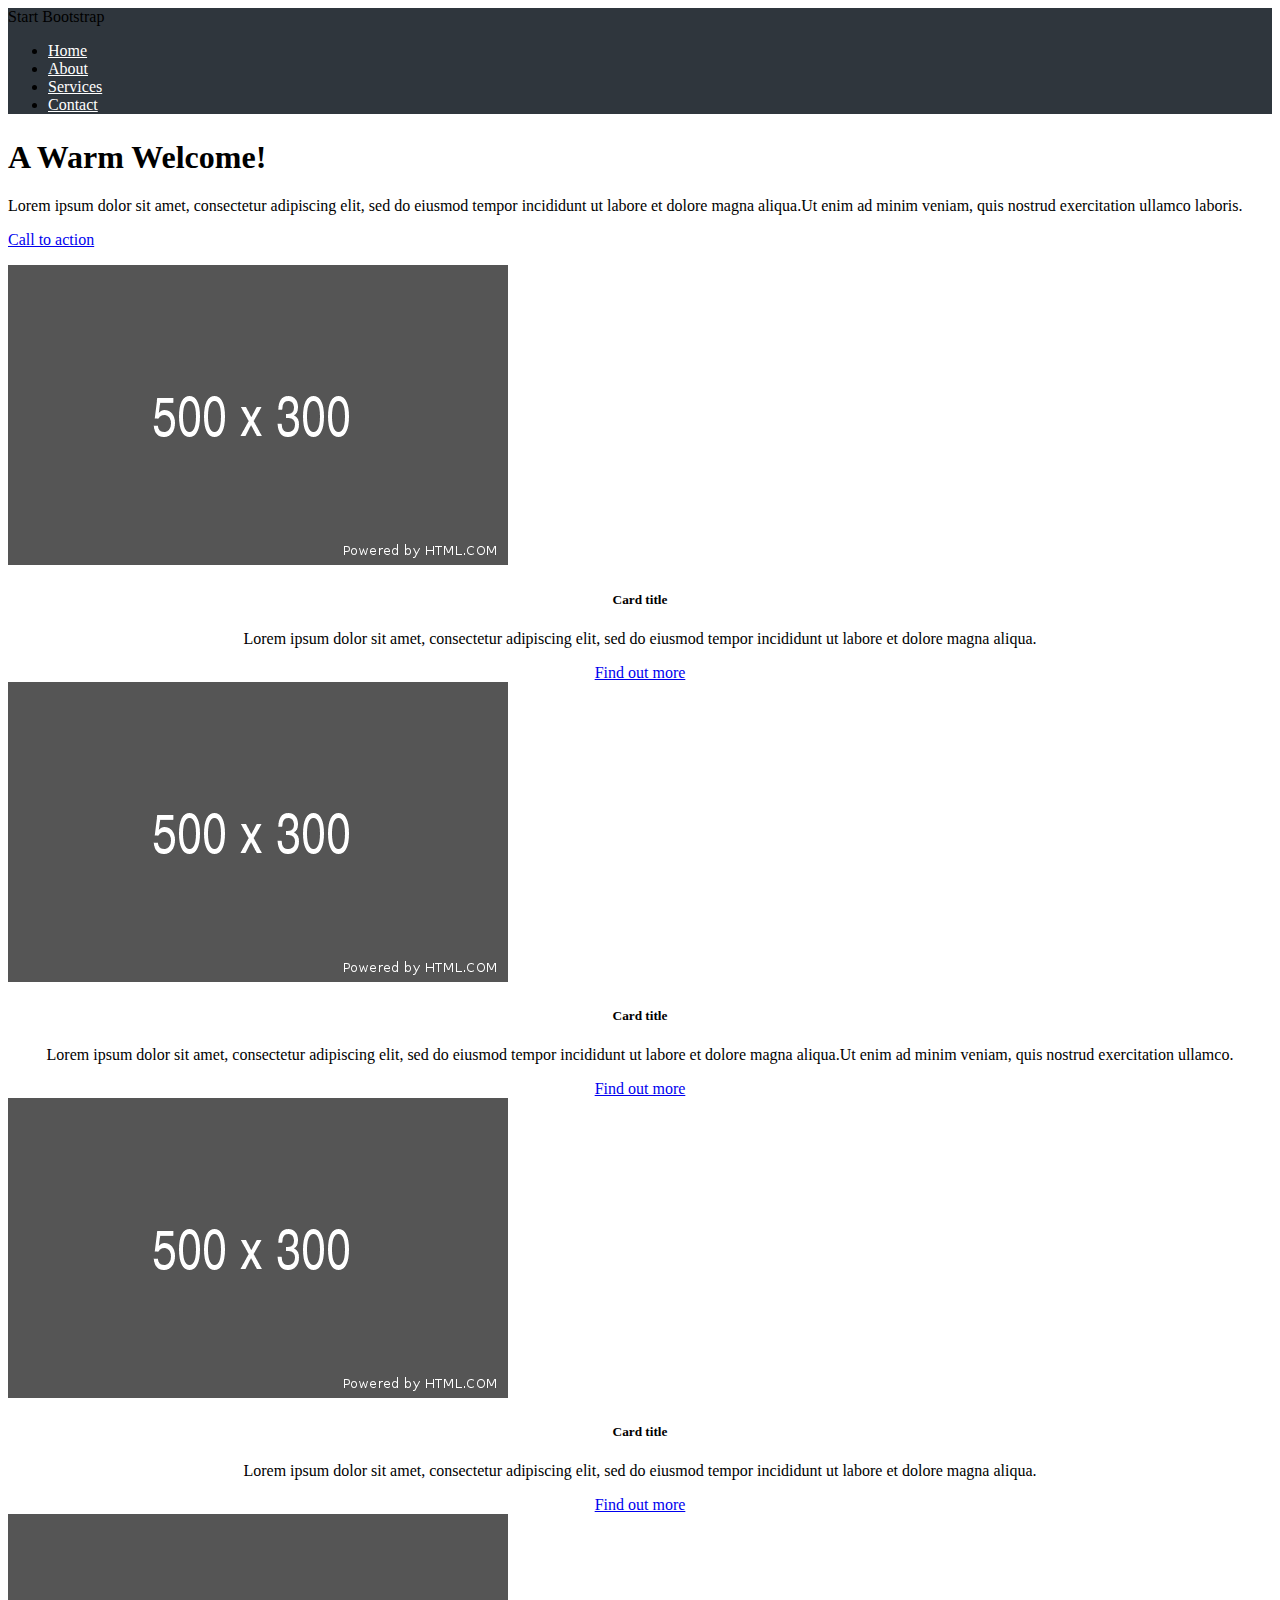
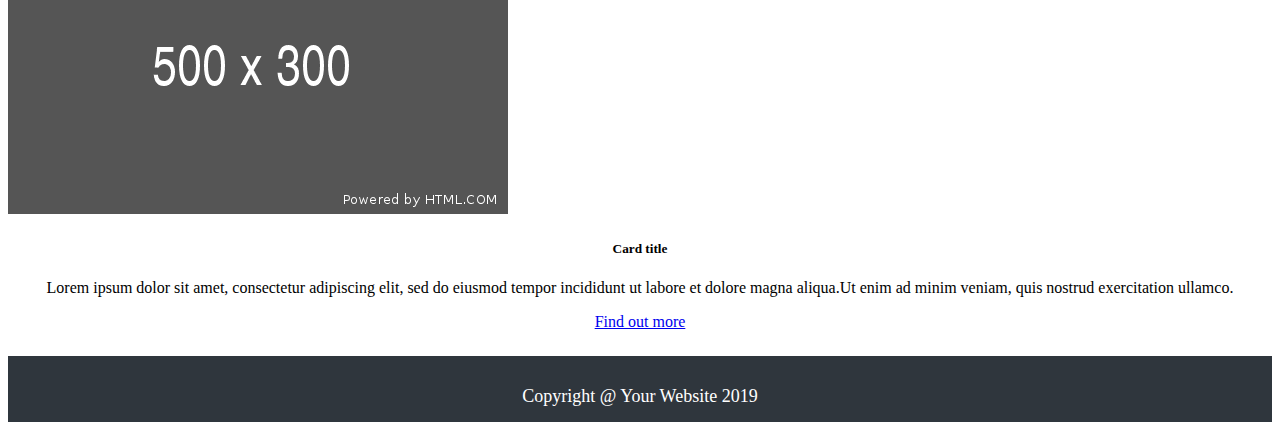
<file: 1st part/index.html>
<!DOCTYPE html>
<html lang="en">
<head>
    <meta charset="UTF-8">
    <meta http-equiv="X-UA-Compatible" content="IE=edge">
    <meta name="viewport" content="width=device-width, initial-scale=1, shrink-to-fit=no">
    <link rel="stylesheet" href="https://cdn.jsdelivr.net/npm/bootstrap@4.5.3/dist/css/bootstrap.min.css" integrity="sha384-TX8t27EcRE3e/ihU7zmQxVncDAy5uIKz4rEkgIXeMed4M0jlfIDPvg6uqKI2xXr2" crossorigin="anonymous">
    <title>Document</title>
    <style>
        .header{
            background-color: rgb(47, 54, 61);
        }

        .main_section_1{
            margin-top: 25px;
        }
        .nav-link{
            color:#fff; 
        }

        .card-title{
            text-align: center;
        }
        .card-text{
            text-align: center;
        }
        .card-footer{
            text-align: center;
        }
        .main_section_2_cards{
            margin-bottom: 25px;
        }

        .footer{
            margin: 0 auto;
            background-color: rgb(47, 54, 61);
        }
        .footer_text{
            padding-top: 30px;
            padding-bottom: 15px;
            text-align: center;
            color: #fff;
            font-size: 18px;
        }
    </style>


</head>
<body>
<header class="header">
    <div class="container">
        <nav class="navbar navbar-dark bg-dark">
            <div class="container-fluid">
                <span class="navbar-brand mb-0 h1">Start Bootstrap</span>
                    <ul class="nav justify-content-end">
                        <li class="nav-item">
                        <a class="nav-link active" aria-current="page" href="#">Home</a>
                        </li>
                        <li class="nav-item">
                        <a class="nav-link disabled" href="#">About</a>
                        </li>
                        <li class="nav-item">
                        <a class="nav-link disabled" href="#" >Services</a>
                        </li>
                        <li class="nav-item">
                        <a class="nav-link disabled" href="#" tabindex="-1" aria-disabled="true">Contact</a>
                        </li>
                    </ul> 
            </div>
        </nav>
</header>
<main class="main">
    <div class="main_section_1">
        <div class="container">
            <div class="jumbotron">
                <h1 class="display-4">A Warm Welcome!</h1>
                <p class="lead">Lorem ipsum dolor sit amet, consectetur adipiscing elit, sed do eiusmod tempor incididunt ut labore et dolore magna aliqua.Ut enim ad minim veniam, quis nostrud exercitation ullamco laboris. </p>
                <a class="btn btn-primary btn-lg" href="#" role="button">Call to action</a>
                </p>
            </div>
        </div>
    </div>

<div class="main_section_2_cards">
   <div class="container">
    <div class="row row-cols-1 row-cols-md-4 g-4">
        <div class="col">
            <div class="card h-100">
            <img src="fff.png" class="card-img-top" alt="...">
            <div class="card-body">
              <h5 class="card-title">Card title</h5>
              <p class="card-text">Lorem ipsum dolor sit amet, consectetur adipiscing elit, sed do eiusmod tempor incididunt ut labore et dolore magna aliqua.</p>
            </div>
            <div class="card-footer">
                <a href="#" class="btn btn-primary">Find out more</a>
            </div>
          </div>
        </div>
        <div class="col">
          <div class="card h-100">
            <img src="fff.png" class="card-img-top" alt="...">
            <div class="card-body">
              <h5 class="card-title">Card title</h5>
              <p class="card-text">Lorem ipsum dolor sit amet, consectetur adipiscing elit, sed do eiusmod tempor incididunt ut labore et dolore magna aliqua.Ut enim ad minim veniam, quis nostrud exercitation ullamco. </p>
            </div>
            <div class="card-footer">
                <a href="#" class="btn btn-primary">Find out more</a>
            </div>
          </div>
        </div>
        <div class="col">
            <div class="card h-100">
              <img src="fff.png" class="card-img-top" alt="...">
              <div class="card-body">
                <h5 class="card-title">Card title</h5>
                <p class="card-text">Lorem ipsum dolor sit amet, consectetur adipiscing elit, sed do eiusmod tempor incididunt ut labore et dolore magna aliqua.</p>
              </div>
              <div class="card-footer">
                <a href="#" class="btn btn-primary">Find out more</a>
              </div>
            </div>
          </div>
          <div class="col">
            <div class="card h-100">
              <img src="fff.png" class="card-img-top" alt="...">
              <div class="card-body">
                <h5 class="card-title">Card title</h5>
                <p class="card-text">Lorem ipsum dolor sit amet, consectetur adipiscing elit, sed do eiusmod tempor incididunt ut labore et dolore magna aliqua.Ut enim ad minim veniam, quis nostrud exercitation ullamco.</p>
              </div>
              <div class="card-footer">
                  <a href="#" class="btn btn-primary">Find out more</a>
              </div>
            </div>
          </div>
      </div>
    </div>
</main>
    
    <footer class="footer">
        <div class="footer_text">Copyright @ Your Website  2019</div>
    </footer>   
</body>
</html>
</file>
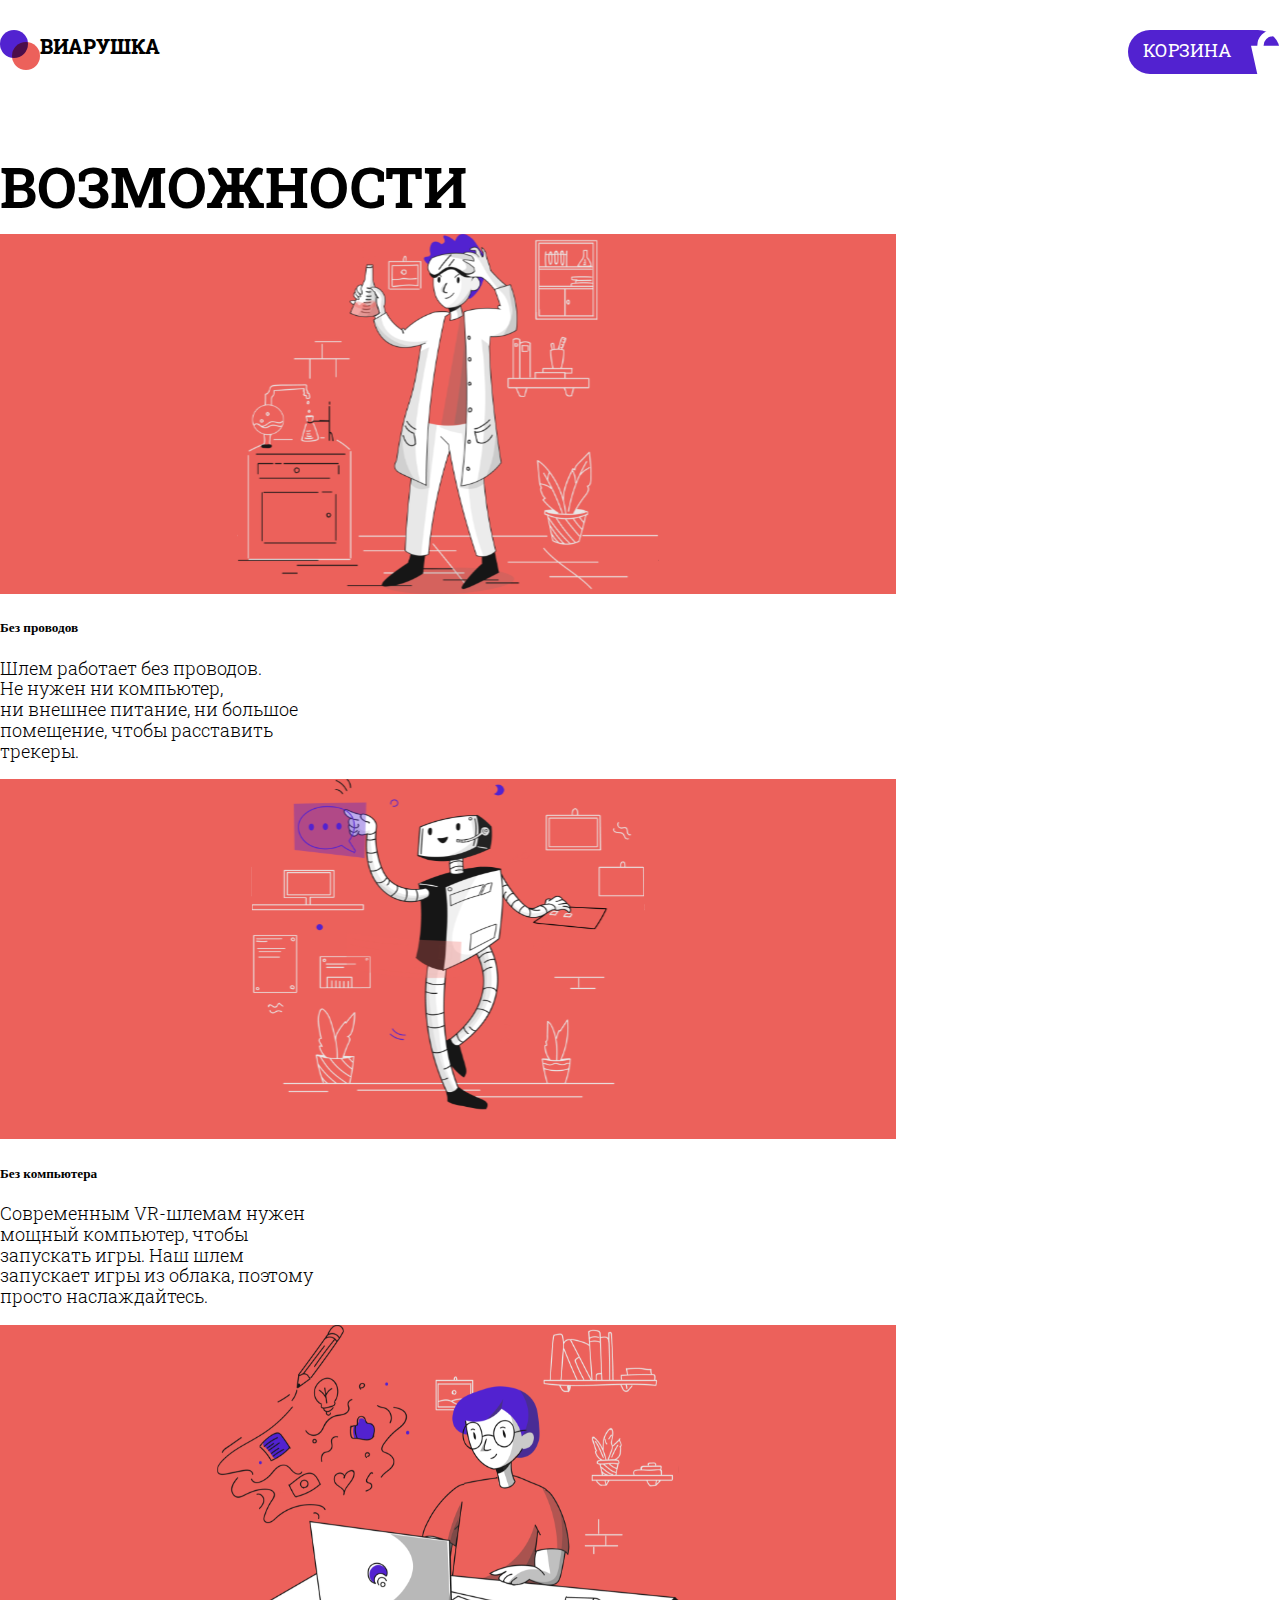
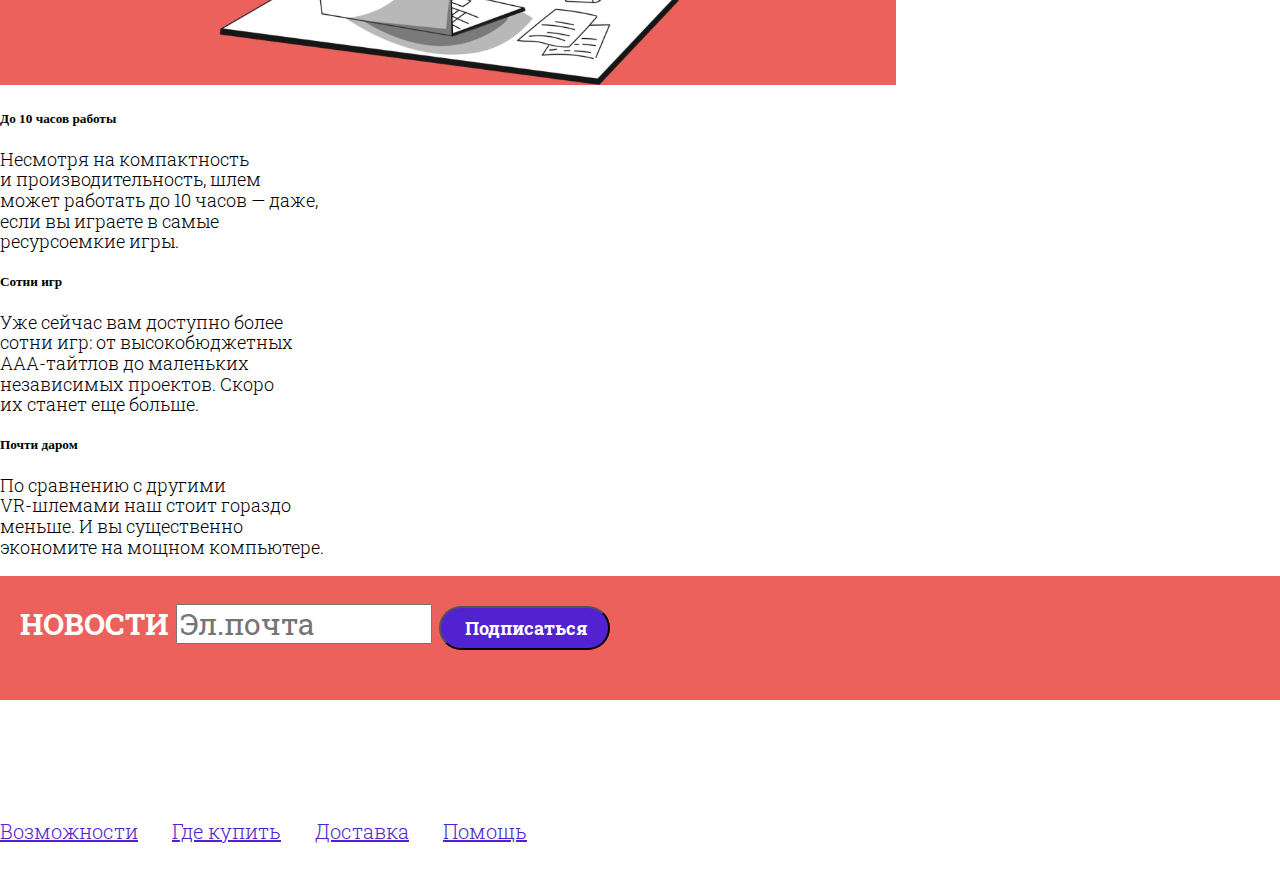
<file: 2nd part/index2.html>
<!DOCTYPE html>
<html lang="en">
<head>
    <meta charset="UTF-8">
    <meta http-equiv="X-UA-Compatible" content="IE=edge">
    <meta name="viewport" content="width=device-width, initial-scale=1, shrink-to-fit=no">
    <link rel="stylesheet" href="assets/styles/style.css">
    <link rel="stylesheet" href="normalize — копия 2.css">
    <link rel="preconnect" href="https://fonts.gstatic.com">
<link href="https://fonts.googleapis.com/css2?family=Roboto+Slab:wght@300;400;600;800&display=swap" rel="stylesheet">
    <title>Document</title>
    <link rel="stylesheet" href="https://cdn.jsdelivr.net/npm/bootstrap@4.5.3/dist/css/bootstrap.min.css" integrity="sha384-TX8t27EcRE3e/ihU7zmQxVncDAy5uIKz4rEkgIXeMed4M0jlfIDPvg6uqKI2xXr2" crossorigin="anonymous">
</head>

<body>
    <div class="wrapper">
    <header>
        <div class="header-line">
            <div class="header-line__logo">
                <div class="header-line__logo_logo-icon"> <img src="assets/images/logosign.svg" alt="logo"></div>
                <div class="header-line__logo_logo-name">Виарушка</div>
            </div>
            <div class="button-cart">
                <div class="button-cart__text">Корзина</div> 
                <img id="cart-icon" src="assets/images/cart.svg" alt="cart">    
            </div>
        </div>
    </header>    
    </div>


<div class="wrapper">
    <main>
        <div class="main-title">Возможности</div>
        
        <div class="row">
            <div class="col-sm-4">
                <div class="card border-danger">
                    <img class="card-img-top" src="assets/images/boy1.svg" alt="Card image cap">
                <div class="card-body">
                    <h5 class="card-title">Без проводов</h5>
                    <p class="card-text">Шлем работает без проводов.<br/> Не нужен ни компьютер,<br/> ни внешнее питание, ни большое <br/>помещение, чтобы расставить <br/>трекеры.</p>
                </div>
                </div>
            </div>

            <div class="col-sm-4">
                <div class="card border-light">
                    <img class="card-img-top" src="assets/images/robot.svg" alt="Card image cap">
                <div class="card-body">
                    <h5 class="card-title">Без компьютера</h5>
                    <p class="card-text">Современным VR-шлемам нужен<br/> мощный компьютер, чтобы <br/>запускать игры. Наш шлем <br/>запускает игры из облака, поэтому <br/>просто наслаждайтесь.</p>
                </div>
                </div>
            </div>
        
            <div class="col-sm-4">
                <div class="card border-light">
                    <img class="card-img-top" src="assets/images/boy2.svg" alt="Card image cap">
                <div class="card-body">
                    <h5 class="card-title">До 10 часов работы</h5>
                    <p class="card-text">Несмотря на компактность<br/> и производительность, шлем <br/>может работать до 10 часов — даже,<br/> если вы играете в самые <br/>ресурсоемкие игры.</p>
                </div>
                </div>
            </div>
        </div>
        
        <div class="row">
            <div class="col-sm-4">
                <div class="card border-danger ">
                <div class="card-body">
                    <h5 class="card-title">Сотни игр</h5>
                    <p class="card-text">Уже сейчас вам доступно более <br/>сотни игр: от высокобюджетных<br/> ААА-тайтлов до маленьких <br/>независимых проектов. Скоро<br/> их станет еще больше.</p>
                </div>
                </div>
            </div>

            <div class="col-sm-4">
                <div class="card border-light">
                    <div class="card-body">
                        <h5 class="card-title">Почти даром</h5>
                        <p class="card-text">По сравнению с другими<br/> VR-шлемами наш стоит гораздо<br/> меньше. И вы существенно<br/> экономите на мощном компьютере.</p>
                    </div>
                </div>
            </div>

            <div class="col-sm-4">
                <div class="card border-light">
                <form class="form"> 
                    <div class="form-group">
                        <label for="exampleInputEmail1">НОВОСТИ</label>
                        <input type="email" class="form-control" id="exampleInputEmail1" aria-describedby="emailHelp" placeholder="Эл.почта">
                        <button class="btn_subscr"> Подписаться</button>
                </form>
                </div>
            </div>
        </div>
</div>  

<div class="wrapper">    
    <nav class="nav">
        <a class="nav__item" href="#">Возможности</a>
        <a class="nav__item" href="#">Где купить</a>
        <a class="nav__item" href="#">Доставка</a>
        <a class="nav__item" href="#">Помощь</a>
    </nav>  
</div>
    
</main>
</file>
<file: 2nd part/assets/styles/style.css>
* {
    
    box-sizing: border-box;
}


@media screen and (max-width:414px) {

    .wrapper {
        margin: 0 auto;
        width: 100%;
        max-width: 390px;

    }

    .header-line {
        display: flex;
        flex-direction: column;

    }

    .button-cart {
        display: flex;
        width: 30vw;
        background-color: #5222D0;
        border-radius: 100px;
        margin-top: 30px;
    }

    .button-cart__text {
        margin-right: 5px;
        padding: 10px;
        font-family: 'Roboto Slab';
        font-weight: 400;
        font-size: 3vh;
        color: #fff;
        text-transform: uppercase;
    }

    #cart-icon{
        display: none;
    }

    .header-inner {
        display: flex;
        flex-direction: column;
    }

    #creditcard {
        display: none;
    }

    .header-inner__left-part {
        display: flex;
        width: 100%;
        flex-direction: column;


    }

    .inner__left-part_title {
        margin-top: 50px;
        line-height: 30px;
        font-family: 'Roboto Slab';
        font-style: normal;
        font-weight: 800;
        font-size: 30px;

    }

    .inner__left-part_text {
        margin-top: 10px;
        font-family: Roboto Slab;
        font-style: normal;
        font-weight: 300;
        font-size: 13px;
        line-height: 25px;

    }

    .inner__left-part_button {

        margin-top: 30px;
        display: flex;
        width: 25vw;
        padding: 10px;
        border-radius: 100px;
        background-color: #5222D0;
        text-transform: uppercase;

    }

    .left-part__button_text {

        padding-right: 10px;
        font-family: Roboto Slab;
        font-style: normal;
        font-weight: normal;
        font-size: 2vh;
        color: #fff;

    }

    .inner__right-part_picture{
        margin-top: 15px;
        margin-left: 23px;
        display: grid;
        width: 80vw;
        height: 50vh;
    }

    .nav {
        margin-top: 50px;
        display: flex;
        flex-direction: column;
        line-height: 10px;

    }

    .nav__item{
        font-family: Roboto Slab;
        font-style: normal;
        font-weight: 300;
        font-size: 15px;
        margin-right: 0px;
        margin-bottom: 30px;
        color: #5222D0;
    }

    .main-title {
        margin-top: 80px;
        margin-bottom: 15px;
        font-family: 'Roboto Slab';
        text-transform: uppercase;
        font-style: normal;
        font-weight: bold;
        font-size: 30px;
    }


    #exampleInputEmail1 {
        width: 70vw;
    }



}


@media screen and (min-width:1024px) {
    .wrapper {
        margin: 0 auto;
        width: 100%;
        max-width: 1292px;
    }

    .header-line {
        display: flex;
        justify-content: space-between;

    }

    .button-cart {
        display: flex;
        background-color: #5222D0;
        border-radius: 100px;
        padding-right: 15px;
        margin-top: 30px;
    }

    .button-cart__text{
        margin-right: 5px;
        padding: 10px 15px;
        font-family: 'Roboto Slab';
        font-weight: 400;
        font-size: 18px;
        color: #fff;
        text-transform: uppercase;
    }


    .header-inner {
        display: flex;

    }

    .header-inner__left-part {
        display: flex;
        width: 50%;
        flex-direction: column;
    }

    .inner__left-part_title {
        margin-top: 80px;
        line-height: 60px;
        font-family: 'Roboto Slab';
        font-style: normal;
        font-weight: 800;
        font-size: 60px;
    }

    .inner__left-part_text {
        margin-top: 10px;
        font-family: Roboto Slab;
        font-style: normal;
        font-weight: 300;
        font-size: 20px;
    }

    .inner__left-part_button {
        margin-top: 30px;
        display: flex;
        width: 40%;
        padding: 20px;
        border-radius: 100px;
        background-color: #5222D0;
        text-transform: uppercase;
    }

    .left-part__button_text {
        padding-right: 10px;
        font-family: Roboto Slab;
        font-style: normal;
        font-weight: bold;
        font-size: 30px;
        color: #fff;
    }

    .header-inner__right-part {
        background-image: url('assets/images/backgroundboy.svg');
    }

    .inner__right-part_picture {
        margin-top: 30px;
        margin-left: 43px;
        display: grid;
        width: 45vw;
        height: 90vh;
    }

    .nav {
        margin-top: 120px;
        display: flex;
        justify-content: flex-start;
    }

    .nav__item {
        font-family: Roboto Slab;
        font-style: normal;
        font-weight: 300;
        font-size: 20px;
        margin-right: 34px;
        margin-bottom: 30px;
        color: #5222D0;
    }


    .main-title {
        margin-top: 80px;
        margin-bottom: 15px;
        font-family: 'Roboto Slab';
        text-transform: uppercase;
        font-style: normal;
        font-weight: bold;
        font-size: 56px;
    }


    #exampleInputEmail1 {
        width: 20vw;

    }

}


.header-line__logo {
    display: flex;
    margin-top: 30px;
}

.header-line__logo_logo-name {
    padding-top: 5px;
    font-family: 'Roboto Slab';
    font-weight: 800;
    font-size: 20px;
    text-transform: uppercase;

}


.card-text {
    font-family: Roboto Slab;
    font-style: normal;
    font-weight: 300;
    font-size: 18px;
}

.card-img-top {
    background-color: #EC615B;
    width: 70vw;
    height: 40vh;
}

.form {
    padding-top: 10px;
    font-family: Roboto Slab;
    font-style: normal;
    font-weight: bold;
    font-size: 30px;
    background-color: #EC615B;
    color: #FFFFFF;
}

.form-group {
    margin-left: 20px;
}

.btn_subscr {
    font-family: Roboto Slab;
    font-style: normal;
    font-weight: bold;
    font-size: 18px;

    color: #FFFFFF;
    background-color: #5222D0;
    border-radius: 100px;
    padding: 10px 20px;
    margin-top: 20px;
    margin-bottom: 50px;
}
</file>
<file: 2nd part/normalize — копия 2.css>
/*! normalize.css v8.0.1 | MIT License | github.com/necolas/normalize.css */

/* Document
   ========================================================================== */

/**
 * 1. Correct the line height in all browsers.
 * 2. Prevent adjustments of font size after orientation changes in iOS.
 */

html {
  line-height: 1.15; /* 1 */
  -webkit-text-size-adjust: 100%; /* 2 */
}

/* Sections
   ========================================================================== */

/**
 * Remove the margin in all browsers.
 */

body {
  margin: 0;
}

/**
 * Render the `main` element consistently in IE.
 */

main {
  display: block;
}

/**
 * Correct the font size and margin on `h1` elements within `section` and
 * `article` contexts in Chrome, Firefox, and Safari.
 */

h1 {
  font-size: 2em;
  margin: 0.67em 0;
}

/* Grouping content
   ========================================================================== */

/**
 * 1. Add the correct box sizing in Firefox.
 * 2. Show the overflow in Edge and IE.
 */

hr {
  box-sizing: content-box; /* 1 */
  height: 0; /* 1 */
  overflow: visible; /* 2 */
}

/**
 * 1. Correct the inheritance and scaling of font size in all browsers.
 * 2. Correct the odd `em` font sizing in all browsers.
 */

pre {
  font-family: monospace, monospace; /* 1 */
  font-size: 1em; /* 2 */
}

/* Text-level semantics
   ========================================================================== */

/**
 * Remove the gray background on active links in IE 10.
 */

a {
  background-color: transparent;
}

/**
 * 1. Remove the bottom border in Chrome 57-
 * 2. Add the correct text decoration in Chrome, Edge, IE, Opera, and Safari.
 */

abbr[title] {
  border-bottom: none; /* 1 */
  text-decoration: underline; /* 2 */
  text-decoration: underline dotted; /* 2 */
}

/**
 * Add the correct font weight in Chrome, Edge, and Safari.
 */

b,
strong {
  font-weight: bolder;
}

/**
 * 1. Correct the inheritance and scaling of font size in all browsers.
 * 2. Correct the odd `em` font sizing in all browsers.
 */

code,
kbd,
samp {
  font-family: monospace, monospace; /* 1 */
  font-size: 1em; /* 2 */
}

/**
 * Add the correct font size in all browsers.
 */

small {
  font-size: 80%;
}

/**
 * Prevent `sub` and `sup` elements from affecting the line height in
 * all browsers.
 */

sub,
sup {
  font-size: 75%;
  line-height: 0;
  position: relative;
  vertical-align: baseline;
}

sub {
  bottom: -0.25em;
}

sup {
  top: -0.5em;
}

/* Embedded content
   ========================================================================== */

/**
 * Remove the border on images inside links in IE 10.
 */

img {
  border-style: none;
}

/* Forms
   ========================================================================== */

/**
 * 1. Change the font styles in all browsers.
 * 2. Remove the margin in Firefox and Safari.
 */

button,
input,
optgroup,
select,
textarea {
  font-family: inherit; /* 1 */
  font-size: 100%; /* 1 */
  line-height: 1.15; /* 1 */
  margin: 0; /* 2 */
}

/**
 * Show the overflow in IE.
 * 1. Show the overflow in Edge.
 */

button,
input { /* 1 */
  overflow: visible;
}

/**
 * Remove the inheritance of text transform in Edge, Firefox, and IE.
 * 1. Remove the inheritance of text transform in Firefox.
 */

button,
select { /* 1 */
  text-transform: none;
}

/**
 * Correct the inability to style clickable types in iOS and Safari.
 */

button,
[type="button"],
[type="reset"],
[type="submit"] {
  -webkit-appearance: button;
}

/**
 * Remove the inner border and padding in Firefox.
 */

button::-moz-focus-inner,
[type="button"]::-moz-focus-inner,
[type="reset"]::-moz-focus-inner,
[type="submit"]::-moz-focus-inner {
  border-style: none;
  padding: 0;
}

/**
 * Restore the focus styles unset by the previous rule.
 */

button:-moz-focusring,
[type="button"]:-moz-focusring,
[type="reset"]:-moz-focusring,
[type="submit"]:-moz-focusring {
  outline: 1px dotted ButtonText;
}

/**
 * Correct the padding in Firefox.
 */

fieldset {
  padding: 0.35em 0.75em 0.625em;
}

/**
 * 1. Correct the text wrapping in Edge and IE.
 * 2. Correct the color inheritance from `fieldset` elements in IE.
 * 3. Remove the padding so developers are not caught out when they zero out
 *    `fieldset` elements in all browsers.
 */

legend {
  box-sizing: border-box; /* 1 */
  color: inherit; /* 2 */
  display: table; /* 1 */
  max-width: 100%; /* 1 */
  padding: 0; /* 3 */
  white-space: normal; /* 1 */
}

/**
 * Add the correct vertical alignment in Chrome, Firefox, and Opera.
 */

progress {
  vertical-align: baseline;
}

/**
 * Remove the default vertical scrollbar in IE 10+.
 */

textarea {
  overflow: auto;
}

/**
 * 1. Add the correct box sizing in IE 10.
 * 2. Remove the padding in IE 10.
 */

[type="checkbox"],
[type="radio"] {
  box-sizing: border-box; /* 1 */
  padding: 0; /* 2 */
}

/**
 * Correct the cursor style of increment and decrement buttons in Chrome.
 */

[type="number"]::-webkit-inner-spin-button,
[type="number"]::-webkit-outer-spin-button {
  height: auto;
}

/**
 * 1. Correct the odd appearance in Chrome and Safari.
 * 2. Correct the outline style in Safari.
 */

[type="search"] {
  -webkit-appearance: textfield; /* 1 */
  outline-offset: -2px; /* 2 */
}

/**
 * Remove the inner padding in Chrome and Safari on macOS.
 */

[type="search"]::-webkit-search-decoration {
  -webkit-appearance: none;
}

/**
 * 1. Correct the inability to style clickable types in iOS and Safari.
 * 2. Change font properties to `inherit` in Safari.
 */

::-webkit-file-upload-button {
  -webkit-appearance: button; /* 1 */
  font: inherit; /* 2 */
}

/* Interactive
   ========================================================================== */

/*
 * Add the correct display in Edge, IE 10+, and Firefox.
 */

details {
  display: block;
}

/*
 * Add the correct display in all browsers.
 */

summary {
  display: list-item;
}

/* Misc
   ========================================================================== */

/**
 * Add the correct display in IE 10+.
 */

template {
  display: none;
}

/**
 * Add the correct display in IE 10.
 */

[hidden] {
  display: none;
}
</file>
